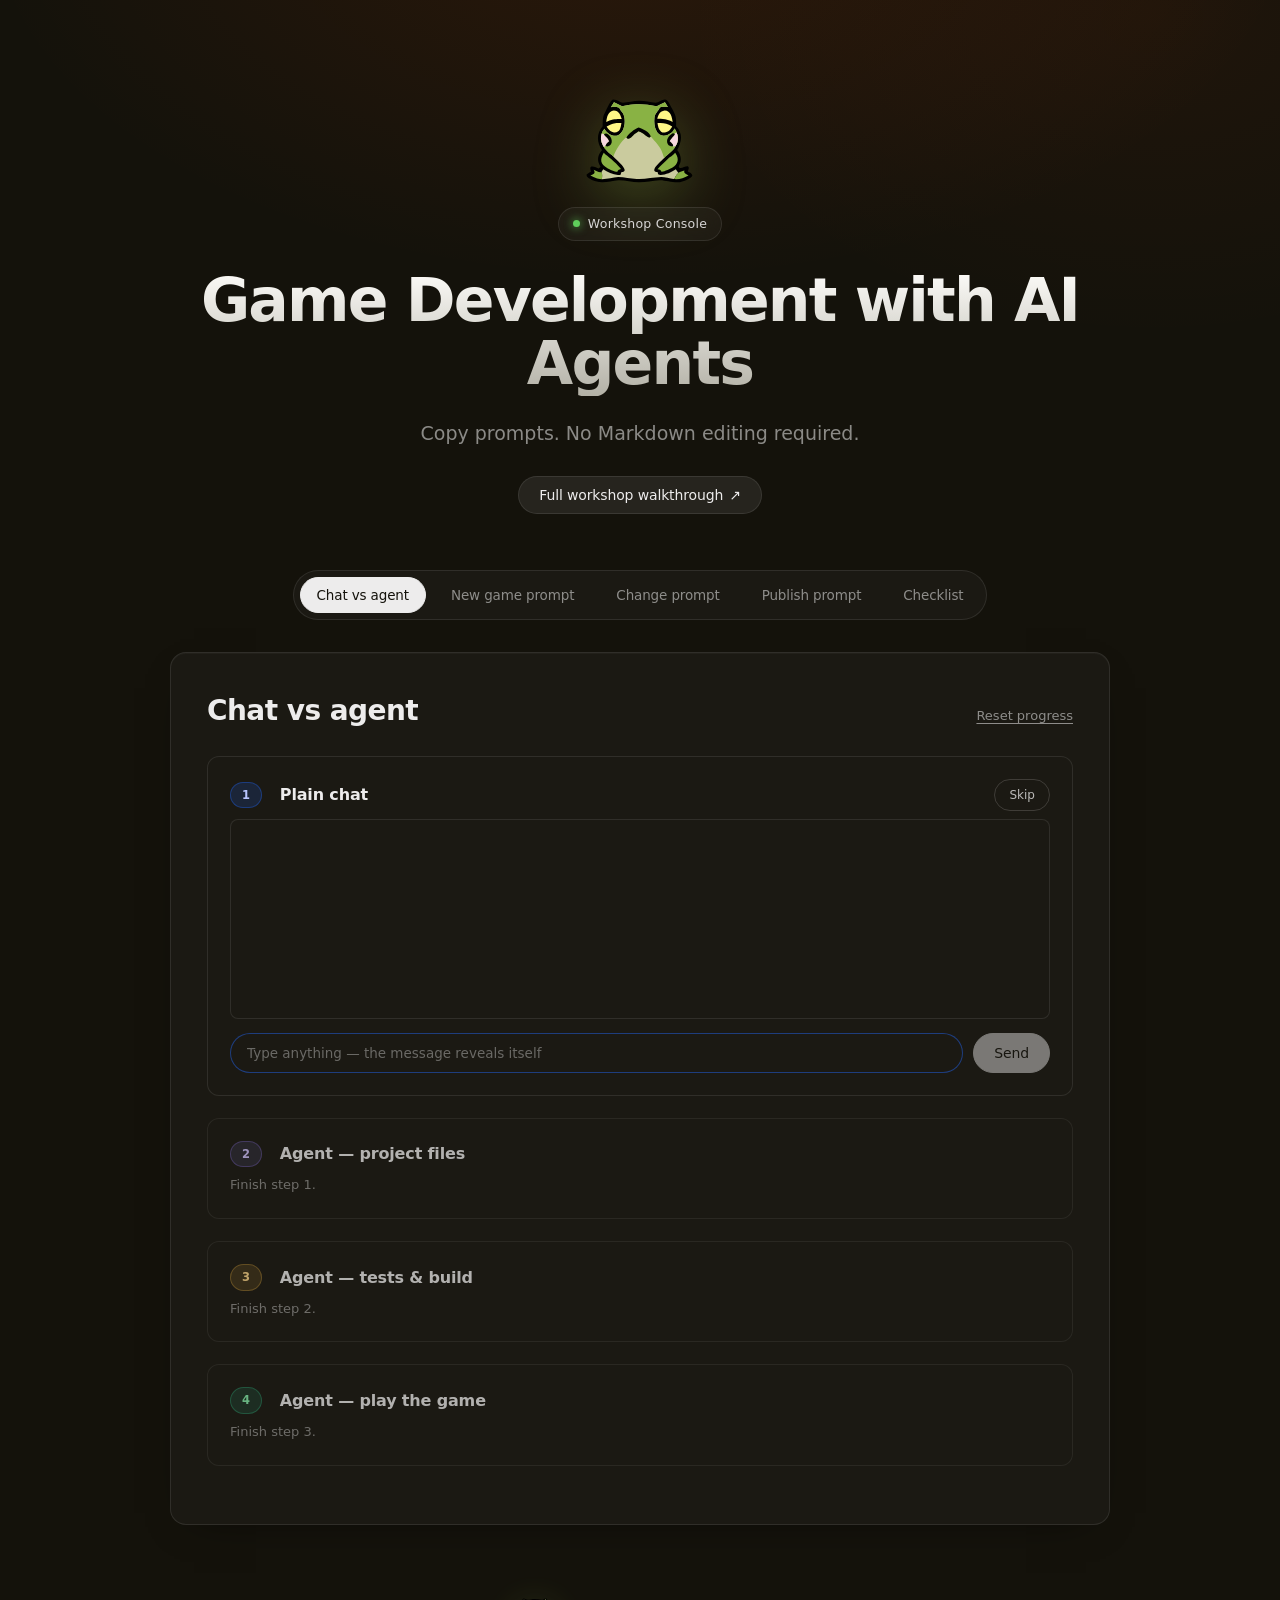
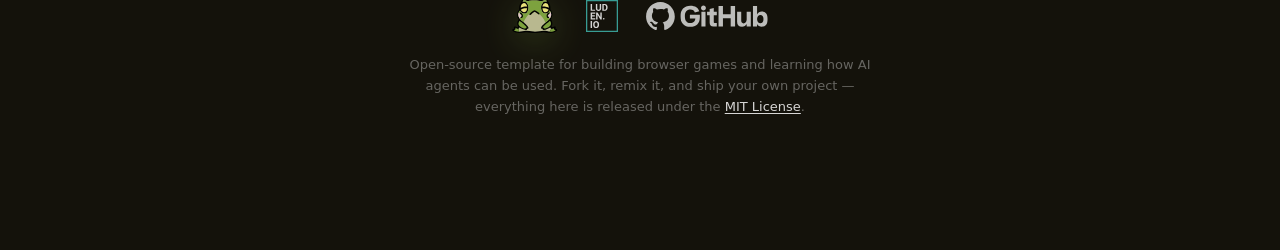
<file: docs/index.html>
<!DOCTYPE html>
<html lang="en">
<head>
    <meta charset="UTF-8">
    <meta name="viewport" content="width=device-width, initial-scale=1.0">

    <title>Workshop Console — Web Game Template</title>
    <meta name="description" content="Copy prompts and build playable web games with AI agents — no Markdown editing required. A hands-on workshop console: write your first prompt, change a game, and publish it online.">
    <meta name="author" content="ludenio">
    <meta name="keywords" content="AI agents, game development, web games, Cursor, workshop, prompts, vibe coding">
    <meta name="theme-color" content="#14120b">
    <meta name="color-scheme" content="dark">
    <link rel="canonical" href="https://ludenio.github.io/WebGameTemplateForAgents/">

    <!-- Icons -->
    <link rel="icon" href="favicon.svg" type="image/svg+xml">
    <link rel="icon" href="favicon-32.png" sizes="32x32" type="image/png">
    <link rel="icon" href="favicon-16.png" sizes="16x16" type="image/png">
    <link rel="apple-touch-icon" href="apple-touch-icon.png" sizes="180x180">
    <link rel="manifest" href="site.webmanifest">

    <!-- Open Graph (Facebook, LinkedIn, Slack, Telegram, …) -->
    <meta property="og:type" content="website">
    <meta property="og:site_name" content="Workshop Console">
    <meta property="og:title" content="Game Development with AI Agents">
    <meta property="og:description" content="Copy prompts and build playable web games with AI agents — no Markdown editing required.">
    <meta property="og:url" content="https://ludenio.github.io/WebGameTemplateForAgents/">
    <meta property="og:image" content="https://ludenio.github.io/WebGameTemplateForAgents/og-image.png">
    <meta property="og:image:width" content="1200">
    <meta property="og:image:height" content="630">
    <meta property="og:image:alt" content="Workshop Console — Game Development with AI Agents">
    <meta property="og:locale" content="en_US">

    <!-- Twitter / X -->
    <meta name="twitter:card" content="summary_large_image">
    <meta name="twitter:title" content="Game Development with AI Agents">
    <meta name="twitter:description" content="Copy prompts and build playable web games with AI agents — no Markdown editing required.">
    <meta name="twitter:image" content="https://ludenio.github.io/WebGameTemplateForAgents/og-image.png">
    <meta name="twitter:image:alt" content="Workshop Console — Game Development with AI Agents">

    <link rel="stylesheet" href="styles.css">
</head>
<body>
<div class="wrap">

    <header class="hero">
        <a class="hero-mascot-link" href="https://github.com/ludenio/WebGameTemplateForAgents/blob/main/AGENTS_WORKSHOP_GUIDE.md" target="_blank" rel="noopener noreferrer" aria-label="Full workshop walkthrough">
            <img class="hero-mascot" src="Nikol.ai.svg" alt="" width="100" height="84">
        </a>
        <span class="badge">Workshop Console</span>
        <h1>Game Development with AI Agents</h1>
        <p class="tagline">Copy prompts. No Markdown editing required.</p>
        <div class="hero-guide">
            <a class="btn secondary hero-guide-btn" href="https://github.com/ludenio/WebGameTemplateForAgents/blob/main/AGENTS_WORKSHOP_GUIDE.md" target="_blank" rel="noopener noreferrer">
                Full workshop walkthrough
                <span aria-hidden="true">↗</span>
            </a>
        </div>
    </header>

    <!-- Tab buttons -->
    <nav class="tabs" id="tabs">
        <button class="tab-btn active" data-tab="intro">Chat vs agent</button>
        <button class="tab-btn" data-tab="first">New game prompt</button>
        <button class="tab-btn" data-tab="next">Change prompt</button>
        <button class="tab-btn" data-tab="publish">Publish prompt</button>
        <button class="tab-btn" data-tab="steps">Checklist</button>
    </nav>

    <!-- ============ TAB: Agent vs chat (intro) ============ -->
    <section class="tab-section active panel intro-panel" data-tab="intro">
        <div class="intro-head">
            <h2 class="intro-title">Chat vs agent</h2>
            <button type="button" class="reset-link" id="reset-story">Reset progress</button>
        </div>

        <!-- Step 1: plain chat — cannot build the game -->
        <div class="demo-stage" data-story-step="1" id="story-step-1">
            <div class="demo-stage-head"><span class="demo-step-badge">1</span> Plain chat<button type="button" class="demo-skip chip" data-skip-step="1">Skip</button></div>
            <div class="demo-stage-body">
            <div class="demo-grid demo-grid-chat-only">
                <div class="demo-chat" id="ch-chat"></div>
            </div>
            <div class="demo-input-row">
                <input id="ch-input" type="text" placeholder="Type anything — the message reveals itself" autocomplete="off" spellcheck="false">
                <button class="btn" id="ch-send">Send</button>
            </div>
            <div class="demo-result" id="ch-result"></div>
            </div>
            <p class="demo-stage-lock-msg" id="story-lock-1" hidden></p>
        </div>

        <!-- Step 2: agent creates project files -->
        <div class="demo-stage demo-stage-locked" data-story-step="2" id="story-step-2">
            <div class="demo-stage-head"><span class="demo-step-badge alt">2</span> Agent — project files<button type="button" class="demo-skip chip" data-skip-step="2">Skip</button></div>
            <p class="demo-stage-lock-msg">Finish step 1.</p>
            <div class="demo-stage-body">
            <div class="demo-grid">
                <div class="demo-chat" id="ag-chat"></div>
                <div class="demo-file file-explorer file-manager" id="ag-fm">
                    <div class="fe-head">
                        <span class="fe-head-label">Project Files</span>
                        <span class="fe-root" title="Project root">WebGameTemplate</span>
                    </div>
                    <div class="fe-body">
                        <div class="fe-icon-grid" aria-label="Project files">
                            <p class="fe-empty-hint" id="ag-fm-empty">Files appear here as the agent works on your project.</p>
                            <ul class="fe-grid" id="ag-tree-list" role="list"></ul>
                        </div>
                        <div class="fe-preview" id="ag-open" hidden>
                            <div class="fe-preview-head" id="ag-tab"><span class="fe-icon fe-i-txt" aria-hidden="true"></span><span id="ag-tab-name"></span></div>
                            <pre class="demo-file-body" id="ag-file"></pre>
                        </div>
                    </div>
                </div>
            </div>
            <div class="demo-input-row">
                <input id="ag-input" type="text" placeholder="Type anything — the prompt reveals itself" autocomplete="off" spellcheck="false">
                <button class="btn" id="ag-send">Send</button>
            </div>
            <div class="demo-result" id="ag-result"></div>
            <p class="demo-stage-progress" id="ag-progress" aria-live="polite"></p>
            </div>
        </div>

        <!-- Step 3: agent writes tests, runs them, then builds -->
        <div class="demo-stage demo-stage-locked" data-story-step="3" id="story-step-3">
            <div class="demo-stage-head"><span class="demo-step-badge alt2">3</span> Agent — tests &amp; build<button type="button" class="demo-skip chip" data-skip-step="3">Skip</button></div>
            <p class="demo-stage-lock-msg">Finish step 2.</p>
            <div class="demo-stage-body">
            <div class="demo-grid">
                <div class="demo-chat" id="c-chat"></div>
                <div class="fake-terminal show" id="c-terminal">
                    <div class="ft-head">
                        <span class="ft-dots"><i></i><i></i><i></i></span>
                        <span class="ft-title">Terminal — zsh</span>
                    </div>
                    <pre class="ft-body" id="c-term-out" aria-live="polite"></pre>
                </div>
            </div>
            <div class="demo-input-row">
                <input id="c-input" type="text" placeholder="Type anything — the message reveals itself" autocomplete="off" spellcheck="false">
                <button class="btn" id="c-send">Send</button>
            </div>
            <div class="demo-result" id="c-result"></div>
            </div>
        </div>

        <!-- Step 4: playable build opens in the browser -->
        <div class="demo-stage demo-stage-locked" data-story-step="4" id="story-step-4">
            <div class="demo-stage-head"><span class="demo-step-badge alt3">4</span> Agent — play the game<button type="button" class="demo-skip chip" data-skip-step="4">Skip</button></div>
            <p class="demo-stage-lock-msg">Finish step 3.</p>
            <div class="demo-stage-body">
            <div class="demo-grid">
                <div class="demo-chat" id="p-chat"></div>
                <div class="fake-browser show game-preview" id="p-browser">
                    <div class="fb-bar">
                        <span class="fb-dots"><i></i><i></i><i></i></span>
                        <span class="fb-address">file:///…/index.html — Platform Hopper</span>
                        <span class="fb-reload">&#10227;</span>
                    </div>
                    <div class="fb-body gp-body">
                        <div class="gp-title">Platform Hopper</div>
                        <div class="gp-hud">Sparks <strong id="p-score">0</strong> / <span id="p-target">3</span></div>
                        <div class="gp-stage" id="p-stage">
                            <div class="gp-player" id="p-player" aria-hidden="true"></div>
                            <div class="gp-coin" id="p-coin-0" aria-hidden="true"></div>
                            <div class="gp-coin" id="p-coin-1" aria-hidden="true"></div>
                            <div class="gp-coin" id="p-coin-2" aria-hidden="true"></div>
                        </div>
                        <div class="gp-compare">
                            <div class="gp-row">
                                <span class="gp-label">Expected</span>
                                <span class="gp-value" id="p-expected">DESIGN.md: collect 3 sparks, reach the exit platform</span>
                            </div>
                            <div class="gp-row" id="p-actual-row">
                                <span class="gp-label">Actual</span>
                                <span class="gp-value" id="p-actual">Sparks = 0, exit not reached</span>
                                <span class="gp-match" id="p-match" hidden>&#10003; matches</span>
                            </div>
                        </div>
                    </div>
                </div>
            </div>
            <div class="demo-input-row">
                <input id="p-input" type="text" placeholder="Type anything — the message reveals itself" autocomplete="off" spellcheck="false">
                <button class="btn" id="p-send">Send</button>
            </div>
            <div class="demo-result" id="p-result"></div>
            </div>
        </div>

        <div class="tutorial-celebrate" id="tutorial-celebrate" hidden>
            <div class="tutorial-celebrate-confetti fireworks-host" id="tutorial-confetti" aria-hidden="true"></div>
            <div class="tutorial-celebrate-card">
                <div class="tutorial-celebrate-icon" aria-hidden="true"><img src="Nikol.ai.svg" alt=""><span class="tutorial-celebrate-check">&#10003;</span></div>
                <h3 class="tutorial-celebrate-title">Chat vs agent</h3>
                <p class="tutorial-celebrate-text">You now know how <strong>chats</strong> differ from <strong>agents</strong>. Let&rsquo;s use an agent to build our game.</p>
                <button type="button" class="btn" id="tutorial-continue-btn">Checklist</button>
            </div>
        </div>

    </section>

    <!-- ============ TAB: First game ============ -->
    <section class="tab-section panel" data-tab="first">
        <h2>New game prompt</h2>
        <p class="hint">Prompt builder — nothing happens until you copy the text and send it to your agent. Fill in as much as you like, or just write a free description.</p>

        <div class="field">
            <label>Quick start ideas (click to fill all fields)</label>
            <div class="chips" id="example-chips"></div>
        </div>

        <div class="grid-2">
            <div class="field">
                <label for="f-genre">Genre</label>
                <input id="f-genre" type="text" placeholder="e.g. top-down arcade">
            </div>
            <div class="field">
                <label for="f-action">Core action — what the player does</label>
                <input id="f-action" type="text" placeholder="e.g. move around and collect coins">
            </div>
            <div class="field">
                <label for="f-goal">Goal</label>
                <input id="f-goal" type="text" placeholder="e.g. reach 20 points">
            </div>
            <div class="field">
                <label for="f-style">Visual style</label>
                <input id="f-style" type="text" placeholder="e.g. bright, simple shapes">
            </div>
        </div>

        <div class="field">
            <label for="f-winlose">Win / lose conditions</label>
            <input id="f-winlose" type="text" placeholder="e.g. win at 20 coins, lose if the timer runs out">
        </div>

        <div class="field">
            <label for="f-idea">Your own description (optional, but recommended)</label>
            <textarea id="f-idea" placeholder="Describe your game in normal language. The more detail, the better the design."></textarea>
        </div>

        <div class="preview-head">
            <h3>Prompt preview (updates as you type)</h3>
            <button class="btn" id="copy-first">Copy prompt</button>
        </div>
        <pre class="preview" id="preview-first"></pre>

        <div class="note">After you paste this, the agent will ask you to approve its plan. When you are happy, reply with an approval phrase from the <strong>Checklist</strong> section.</div>
    </section>

    <!-- ============ TAB: Next iteration ============ -->
    <section class="tab-section panel" data-tab="next">
        <h2>Change prompt</h2>
        <p class="hint">Prompt builder for updates — copy the result and send it to your agent. Use this after your first game already works. Describe one change: a new feature, a balance tweak, or something to remove.</p>

        <div class="field">
            <label>Quick change ideas (click to fill the request)</label>
            <div class="chips" id="change-chips"></div>
        </div>

        <div class="field">
            <label for="n-change">What do you want to change?</label>
            <textarea id="n-change" placeholder="e.g. Add a shop where the player can spend collected progress on upgrades."></textarea>
        </div>

        <div class="preview-head">
            <h3>Prompt preview</h3>
            <button class="btn" id="copy-next">Copy prompt</button>
        </div>
        <pre class="preview" id="preview-next"></pre>
    </section>

    <!-- ============ TAB: Publish ============ -->
    <section class="tab-section panel" data-tab="publish">
        <h2>Publish prompt</h2>
        <p class="hint">Prompt builder for publishing — copy the result and send it to your agent. It asks the agent to put your game on the web with Surge. Fill in your details below.</p>

        <div class="grid-2">
            <div class="field">
                <label for="p-email">Your email (for Surge)</label>
                <input id="p-email" type="text" placeholder="you@example.com">
            </div>
            <div class="field">
                <label for="p-name">Site address</label>
                <div class="domain-row">
                    <div class="domain-input">
                        <input id="p-name" type="text" placeholder="my-game-name" autocomplete="off" spellcheck="false">
                        <span class="domain-suffix" aria-hidden="true">.surge.sh</span>
                    </div>
                    <button class="btn secondary" id="check-name" type="button">Check</button>
                </div>
                <div class="domain-status" id="p-name-status" role="status" aria-live="polite"></div>
            </div>
        </div>

        <div class="field">
            <label for="p-pass">Surge password (optional)</label>
            <input id="p-pass" type="text" placeholder="a new password made up just for Surge">
        </div>

        <div class="preview-head">
            <h3>Prompt preview</h3>
            <button class="btn" id="copy-publish">Copy prompt</button>
        </div>
        <pre class="preview" id="preview-publish"></pre>

        <div class="note">The <code>.surge.sh</code> ending is fixed — you only choose the name in front of it. As you type, the address is checked live so you can see whether it is free. One password rule: <strong>make up a new password just for Surge — never reuse one from another account.</strong> Leave the field blank to type it yourself when Surge asks (recommended), or fill it in to let the agent log in without stopping. Either way it is never saved into project files.</div>
    </section>

    <!-- ============ TAB: Checklist ============ -->
    <section class="tab-section panel" data-tab="steps">
        <div class="panel-head">
            <h2>Checklist</h2>
            <button class="reset-link" id="reset-checklist">Reset progress</button>
        </div>
        <p class="hint">Check off what you&rsquo;ve done. Progress is saved in this browser. Come back here at the end of the workshop.</p>

        <div class="progress"><span id="progress-bar"></span></div>
        <ul class="checklist" id="checklist"></ul>

        <div class="tutorial-celebrate" id="steps-celebrate" hidden>
            <div class="tutorial-celebrate-confetti fireworks-host" id="steps-confetti" aria-hidden="true"></div>
            <div class="tutorial-celebrate-card">
                <div class="tutorial-celebrate-icon" aria-hidden="true"><img src="Nikol.ai.svg" alt=""><span class="tutorial-celebrate-check">&#10003;</span></div>
                <h3 class="tutorial-celebrate-title">Workshop complete</h3>
                <p class="tutorial-celebrate-text tutorial-celebrate-text--success">Congratulations &mdash; you finished the workshop. You now know how to create things with agents. Go build whatever you want.</p>
            </div>
        </div>
    </section>

    <footer class="site">
        <div class="footer-logos">
            <a class="footer-mascot-link" href="https://github.com/ludenio/WebGameTemplateForAgents/blob/main/AGENTS_WORKSHOP_GUIDE.md" target="_blank" rel="noopener noreferrer" aria-label="Full workshop walkthrough">
                <img class="footer-mascot" src="Nikol.ai.svg" alt="" width="100" height="84">
            </a>
            <a class="footer-luden-link" href="https://luden.io/" target="_blank" rel="noopener noreferrer" aria-label="Luden.io">
                <img class="footer-luden-logo" src="Luden.io logo white.svg" alt="Luden.io" width="120" height="32">
            </a>
            <a class="footer-github-link" href="https://github.com/ludenio/WebGameTemplateForAgents" target="_blank" rel="noopener noreferrer" aria-label="GitHub repository">
                <img class="footer-github-logo" src="GitHub_Lockup_White.svg" alt="GitHub" width="120" height="27">
            </a>
        </div>
        <p class="footer-note">Open-source template for building browser games and learning how AI agents can be used. Fork it, remix it, and ship your own project &mdash; everything here is released under the <a href="https://github.com/ludenio/WebGameTemplateForAgents/blob/main/LICENSE" target="_blank" rel="noopener noreferrer">MIT License</a>.</p>
    </footer>

</div>

<!-- Scripts in dependency order. No ES modules, no build step. -->
<script src="prompts.js"></script>
<script src="console.js"></script>
</body>
</html>
</file>
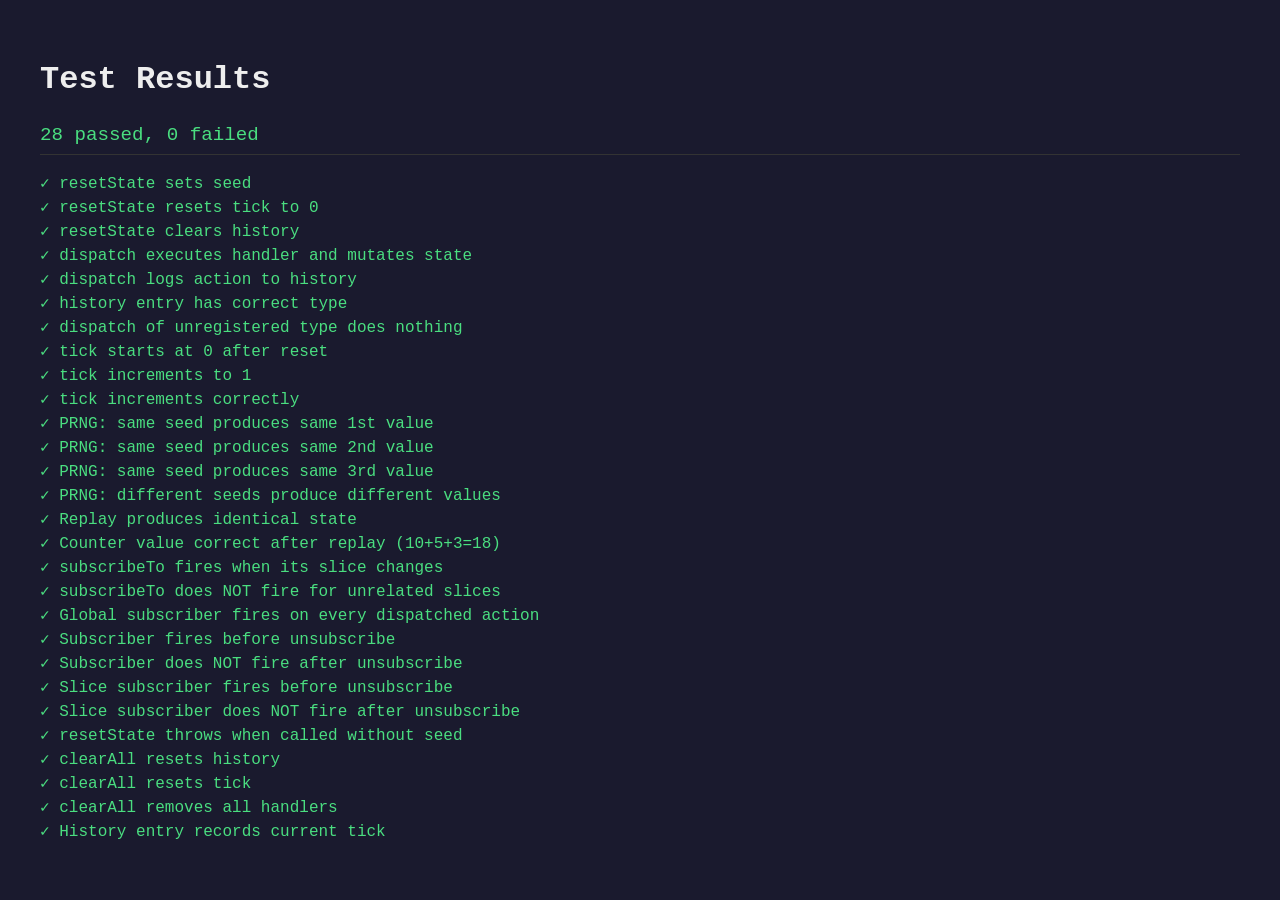
<file: tests/index.html>
<!DOCTYPE html>
<html lang="en">
<head>
    <meta charset="UTF-8">
    <meta name="viewport" content="width=device-width, initial-scale=1.0">
    <title>Tests</title>
    <style>
        body {
            font-family: 'Courier New', monospace;
            padding: 2rem;
            background: #1a1a2e;
            color: #ccc;
        }
        h1 { margin-bottom: 1rem; color: #eee; }
        .pass { color: #4ade80; }
        .fail { color: #f87171; font-weight: bold; }
        .summary {
            font-size: 1.2em;
            margin-bottom: 1rem;
            padding: 0.5rem 0;
            border-bottom: 1px solid #333;
        }
        div { padding: 2px 0; }
    </style>
</head>
<body>

    <h1>Test Results</h1>
    <div id="results">Running...</div>

    <!-- Source files under test -->
    <script src="../src/store/store.js"></script>

    <!-- Test framework -->
    <script src="helpers.js"></script>

    <!-- Test suites — add new test files here -->
    <script src="test-store.js"></script>

    <!-- Print results -->
    <script>TestRunner.printResults()</script>

</body>
</html>
</file>
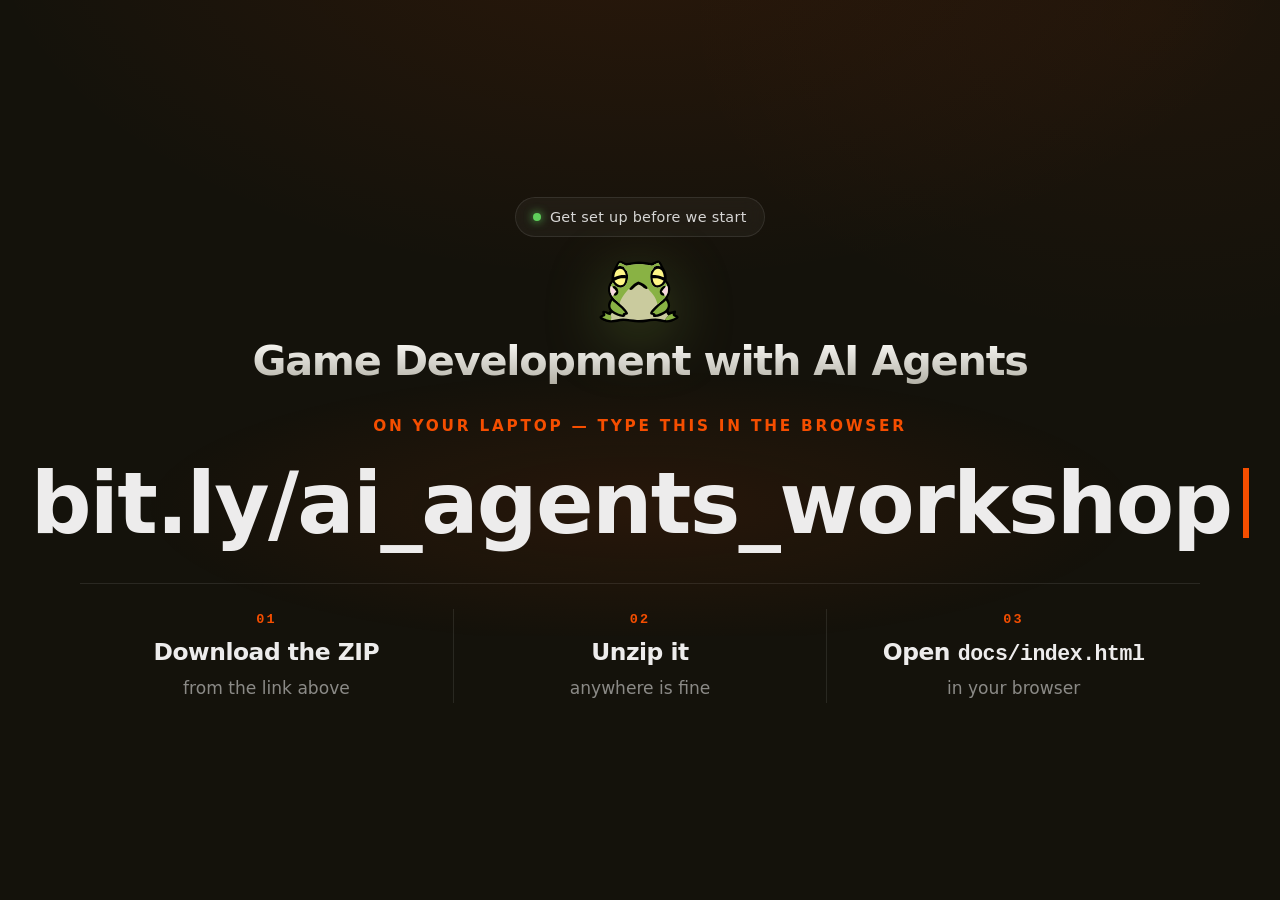
<file: docs/kickoff.html>
<!DOCTYPE html>
<html lang="en" class="kickoff-page">
<head>
    <meta charset="UTF-8">
    <meta name="viewport" content="width=device-width, initial-scale=1.0">

    <title>Workshop Kickoff — Download and Unzip</title>
    <meta name="description" content="On your laptop: download the workshop ZIP, extract it, and open docs/index.html.">
    <meta name="author" content="ludenio">
    <meta name="theme-color" content="#14120b">
    <meta name="color-scheme" content="dark">

    <link rel="icon" href="favicon.svg" type="image/svg+xml">
    <link rel="icon" href="favicon-32.png" sizes="32x32" type="image/png">
    <link rel="icon" href="favicon-16.png" sizes="16x16" type="image/png">
    <link rel="apple-touch-icon" href="apple-touch-icon.png" sizes="180x180">
    <link rel="manifest" href="site.webmanifest">

    <link rel="stylesheet" href="styles.css">
</head>
<body class="kickoff-body">
<div class="wrap kickoff-wrap">

    <main class="kickoff-main">
        <header class="kickoff-hero">
            <p class="kickoff-badge">Get set up before we start</p>
            <img class="kickoff-mascot" src="Nikol.ai.svg" alt="" width="100" height="84">
            <h1 class="kickoff-title">Game Development with AI Agents</h1>
        </header>

        <section class="kickoff-panel" aria-label="Workshop setup">
            <p class="kickoff-cue">On your laptop — type this in the browser</p>
            <a class="kickoff-url" href="https://bit.ly/ai_agents_workshop" target="_blank" rel="noopener noreferrer">bit.ly/ai_agents_workshop</a>
        </section>

        <ol class="kickoff-steps" aria-label="Setup steps">
            <li>
                <span class="kickoff-step-num">01</span>
                <strong>Download the ZIP</strong>
                <span class="kickoff-step-sub">from the link above</span>
            </li>
            <li>
                <span class="kickoff-step-num">02</span>
                <strong>Unzip it</strong>
                <span class="kickoff-step-sub">anywhere is fine</span>
            </li>
            <li>
                <span class="kickoff-step-num">03</span>
                <strong>Open <code>docs/index.html</code></strong>
                <span class="kickoff-step-sub">in your browser</span>
            </li>
        </ol>
    </main>

</div>
<script>
;(function () {
    'use strict'

    function fitKickoffUrl() {
        var url = document.querySelector('.kickoff-url')
        var wrap = document.querySelector('.kickoff-wrap')
        if (!url || !wrap) return

        var maxW = wrap.clientWidth
        if (maxW <= 0) return

        var maxH = Math.floor(window.innerHeight * 0.14)
        var lo = 12
        var hi = Math.min(300, maxH)
        var best = lo

        while (lo <= hi) {
            var mid = (lo + hi) >> 1
            url.style.fontSize = mid + 'px'
            if (url.scrollWidth <= maxW) {
                best = mid
                lo = mid + 1
            } else {
                hi = mid - 1
            }
        }

        url.style.fontSize = best + 'px'
    }

    function init() {
        fitKickoffUrl()
        window.addEventListener('resize', fitKickoffUrl)

        var wrap = document.querySelector('.kickoff-wrap')
        if (window.ResizeObserver && wrap) {
            new ResizeObserver(fitKickoffUrl).observe(wrap)
        }

        if (document.fonts && document.fonts.ready) {
            document.fonts.ready.then(fitKickoffUrl)
        }
    }

    if (document.readyState === 'loading') {
        document.addEventListener('DOMContentLoaded', init)
    } else {
        init()
    }
})()
</script>
</body>
</html>
</file>
<file: docs/styles.css>
/* docs/styles.css — Workshop Console, styled after cursor.com (warm dark theme).
   Plain CSS, no build step, no external fonts. Works via file:/// and GitHub Pages.
   Palette mirrors cursor.com's dark theme: a warm near-black canvas (#14120b),
   warm off-white text (#edecec), the Cursor brand orange (#f54e00) for primary
   actions, a Cursor blue (#2268ff) for informational accents, hairline borders
   derived from the foreground, modest 8–16px radii and gentle transitions. */

:root {
    /* Warm dark surfaces (cursor.com dark theme) */
    --bg:        #14120b;
    --bg-soft:   #1b1913;
    --panel:     #1b1913;
    --panel-2:   #201e18;
    --elevated:  #252219;
    /* Borders = foreground (#edecec) over transparent */
    --border:        rgba(237, 236, 236, 0.10);
    --border-strong: rgba(237, 236, 236, 0.20);
    /* Text tiers */
    --text:      #edecec;
    --text-2:    #d7d6d5;
    --muted:     rgba(237, 236, 236, 0.55);
    --faint:     rgba(237, 236, 236, 0.38);
    /* Primary action = foreground color (cursor.com button-bg = fg), dark ink */
    --accent:       #edecec;
    --accent-ink:   #14120b;
    --accent-hover: #d7d6d5;   /* fg-02 — cursor button hover */
    --card-03:      #26241e;   /* cursor secondary button surface */
    --card-03-hover:#2e2c25;
    /* Cursor brand orange — sparing highlight accent only */
    --brand:     #f54e00;
    /* Cursor blue for informational accents + cursor lavender */
    --blue:      #2268ff;
    --violet:    #8c89e7;
    --green:     #5fcf5b;
    --amber:     #d3c680;
    --danger:    #e5484d;
    --radius:    12px;
    --radius-sm: 8px;
    --radius-lg: 16px;
    --shadow:    0 1px 0 rgba(255,255,255,0.03) inset, 0 12px 40px -24px rgba(0,0,0,0.7);
    --font:      "Inter", system-ui, -apple-system, "Segoe UI", Roboto, "Helvetica Neue", Arial, sans-serif;
    --mono:      "Berkeley Mono", "SF Mono", "JetBrains Mono", Menlo, Consolas, "Liberation Mono", monospace;
    /* Cursor motion tokens */
    --dur:       0.14s;
    --dur-slow:  0.25s;
    --ease:      cubic-bezier(0, 0, 0.2, 1);
}

/* Cursor-style focus: a crisp foreground outline, never a soft glow. */
:focus-visible {
    outline: 2px solid var(--text);
    outline-offset: 3px;
}
.btn:focus-visible,
.tab-btn:focus-visible,
.mode-btn:focus-visible,
.chip:focus-visible,
.quick-card:focus-visible,
.reset-link:focus-visible { outline: 2px solid var(--text); outline-offset: 3px; }

* { margin: 0; padding: 0; box-sizing: border-box; }

html { scroll-behavior: smooth; }

body {
    background-color: var(--bg);
    background-image:
        radial-gradient(1100px 620px at 50% -10%, rgba(245, 78, 0, 0.10) 0%, transparent 60%),
        radial-gradient(760px 520px at 90% 2%, rgba(245, 78, 0, 0.05) 0%, transparent 62%);
    background-attachment: fixed;
    color: var(--text);
    font-family: var(--font);
    line-height: 1.6;
    min-height: 100vh;
    padding: 0 20px 96px;
    -webkit-font-smoothing: antialiased;
    text-rendering: optimizeLegibility;
}

.wrap { max-width: 940px; margin: 0 auto; position: relative; z-index: 1; }

/* Hero ----------------------------------------------------------------- */
header.hero {
    padding: 96px 0 48px;
    text-align: center;
}

header.hero .badge {
    display: inline-flex;
    align-items: center;
    gap: 8px;
    font-size: 12.5px;
    letter-spacing: 0.02em;
    color: var(--text-2);
    background: rgba(255, 255, 255, 0.04);
    border: 1px solid var(--border);
    border-radius: 999px;
    padding: 6px 14px;
    margin-bottom: 28px;
    font-weight: 500;
    backdrop-filter: blur(8px);
}

header.hero .badge::before {
    content: "";
    width: 7px;
    height: 7px;
    border-radius: 50%;
    background: var(--green);
    box-shadow: 0 0 10px var(--green);
}

header.hero .hero-mascot-link {
    display: block;
    width: fit-content;
    margin: 0 auto 20px;
    cursor: pointer;
    transition: transform 0.25s ease;
}

header.hero .hero-mascot-link:hover {
    transform: translateY(-3px) rotate(3deg);
}

header.hero .hero-mascot {
    display: block;
    width: clamp(76px, 12vw, 108px);
    height: auto;
    filter: drop-shadow(0 14px 30px rgba(137, 178, 68, 0.34));
    animation: mascot-float 4.5s ease-in-out infinite;
}
@keyframes mascot-float {
    0%, 100% { transform: translateY(0) rotate(-1.5deg); }
    50%      { transform: translateY(-9px) rotate(1.5deg); }
}
@media (prefers-reduced-motion: reduce) {
    header.hero .hero-mascot { animation: none; }
    header.hero .hero-mascot-link:hover { transform: none; }
}

header.hero h1 {
    font-size: clamp(34px, 5.4vw, 60px);
    line-height: 1.06;
    letter-spacing: -0.03em;
    margin-bottom: 22px;
    font-weight: 600;
    background: linear-gradient(180deg, #fdfcf9 0%, #b3b1a6 100%);
    -webkit-background-clip: text;
    background-clip: text;
    color: transparent;
}

header.hero p.tagline {
    color: var(--muted);
    font-size: clamp(16px, 2vw, 19px);
    max-width: 620px;
    margin: 0 auto;
    font-weight: 400;
}

.hero-guide {
    margin-top: 28px;
}

.hero-guide-btn {
    display: inline-flex;
    align-items: center;
    gap: 6px;
    text-decoration: none;
}

/* Tabs ----------------------------------------------------------------- */
.tabs {
    display: flex;
    flex-wrap: wrap;
    gap: 8px;
    justify-content: center;
    margin: 8px auto 32px;
    padding: 6px;
    background: var(--panel);
    border: 1px solid var(--border);
    border-radius: 999px;
    width: fit-content;
    max-width: 100%;
}

.tab-btn {
    background: transparent;
    color: var(--muted);
    border: 1px solid transparent;
    border-radius: 999px;
    padding: 9px 16px;
    font-family: inherit;
    font-size: 13.5px;
    font-weight: 500;
    letter-spacing: -0.01em;
    cursor: pointer;
    transition: color var(--dur) var(--ease), background var(--dur) var(--ease), border-color var(--dur) var(--ease);
    white-space: nowrap;
}

.tab-btn:hover { color: var(--text); background: rgba(237, 236, 236, 0.06); }
.tab-btn.active {
    background: var(--accent);
    color: var(--accent-ink);
    border-color: var(--accent);
}

/* Panels --------------------------------------------------------------- */
.panel {
    background: linear-gradient(180deg, var(--panel) 0%, var(--bg-soft) 100%);
    border: 1px solid var(--border);
    border-radius: var(--radius-lg);
    box-shadow: var(--shadow);
    padding: 36px;
    margin-bottom: 24px;
}

.panel h2 {
    font-size: clamp(22px, 3vw, 28px);
    margin-bottom: 10px;
    letter-spacing: -0.02em;
    font-weight: 600;
    color: var(--text);
}
.panel .hint { color: var(--muted); margin-bottom: 26px; font-size: 15px; max-width: 70ch; }

.tab-section { display: none; }
.tab-section.active { display: block; animation: fade-in 0.35s ease; }

@keyframes fade-in {
    from { opacity: 0; transform: translateY(6px); }
    to   { opacity: 1; transform: translateY(0); }
}

/* Forms ---------------------------------------------------------------- */
.field { margin-bottom: 20px; }
.field label {
    display: block;
    font-size: 13px;
    letter-spacing: -0.01em;
    color: var(--text-2);
    margin-bottom: 9px;
    font-weight: 500;
}
.field input,
.field textarea {
    width: 100%;
    background: var(--bg-soft);
    border: 1px solid var(--border);
    border-radius: var(--radius-sm);
    color: var(--text);
    padding: 12px 14px;
    font-size: 14.5px;
    font-family: inherit;
    resize: vertical;
    transition: border-color var(--dur) var(--ease), background var(--dur) var(--ease);
}
.field input::placeholder,
.field textarea::placeholder { color: var(--faint); }
.field input:focus,
.field textarea:focus {
    outline: none;
    border-color: var(--text);
    background: var(--panel);
}
.field textarea { min-height: 110px; line-height: 1.6; }

.grid-2 {
    display: grid;
    grid-template-columns: 1fr 1fr;
    gap: 18px;
}
@media (max-width: 560px) { .grid-2 { grid-template-columns: 1fr; } }

/* Site address: editable name + locked .surge.sh suffix + live availability */
.domain-row {
    display: flex;
    gap: 10px;
    align-items: stretch;
}
.domain-row .domain-input { flex: 1; min-width: 0; }
.domain-row #check-name {
    flex-shrink: 0;
    white-space: nowrap;
    padding-top: 0;
    padding-bottom: 0;
}

.domain-status {
    display: none;
    margin-top: 10px;
    padding: 9px 13px;
    border: 1px solid var(--border);
    border-radius: var(--radius-sm);
    font-size: 13px;
    line-height: 1.5;
    word-break: break-word;
}
.domain-status.show { display: block; }
.domain-status.checking {
    color: var(--text-2);
    border-color: var(--border-strong);
    background: rgba(255, 255, 255, 0.03);
}
.domain-status.free {
    color: #d6ffe4;
    border-color: rgba(74, 222, 128, 0.4);
    background: rgba(74, 222, 128, 0.08);
}
.domain-status.taken {
    color: #ffc9c9;
    border-color: rgba(255, 107, 107, 0.4);
    background: rgba(255, 107, 107, 0.08);
}
.domain-status.invalid,
.domain-status.error {
    color: #ffd98c;
    border-color: rgba(245, 185, 69, 0.4);
    background: rgba(245, 185, 69, 0.08);
}

.domain-input {
    display: flex;
    align-items: stretch;
    border: 1px solid var(--border);
    border-radius: var(--radius-sm);
    background: var(--bg-soft);
    overflow: hidden;
    transition: border-color var(--dur) var(--ease);
}
.domain-input:focus-within {
    border-color: var(--text);
}
.domain-input input {
    border: none;
    background: transparent;
    box-shadow: none;
    border-radius: 0;
    flex: 1;
    min-width: 0;
}
.domain-input input:focus { box-shadow: none; background: transparent; }
.domain-suffix {
    display: flex;
    align-items: center;
    padding: 0 14px;
    background: var(--panel-2);
    border-left: 1px solid var(--border);
    color: var(--muted);
    font-size: 14px;
    font-weight: 500;
    white-space: nowrap;
    user-select: none;
}

/* Chips ---------------------------------------------------------------- */
.chips { display: flex; flex-wrap: wrap; gap: 8px; margin-bottom: 8px; }
.chip {
    background: transparent;
    border: 1px solid var(--border-strong);
    border-radius: 999px;
    color: var(--text-2);
    padding: 8px 14px;
    font-family: inherit;
    font-size: 13px;
    cursor: pointer;
    transition: color var(--dur) var(--ease), border-color var(--dur) var(--ease), background var(--dur) var(--ease);
}
.chip:hover { border-color: var(--text); color: var(--text); background: rgba(237, 236, 236, 0.06); }
.chip.active {
    border-color: var(--text);
    color: var(--text);
    background: rgba(237, 236, 236, 0.1);
}
.chip-reset {
    border-style: dashed;
    color: var(--muted);
}
.chip-reset:hover,
.chip-reset.active {
    color: var(--text);
}

/* Preview / output ----------------------------------------------------- */
.preview-head {
    display: flex;
    align-items: center;
    justify-content: space-between;
    gap: 12px;
    margin: 28px 0 12px;
}
.preview-head h3 {
    font-size: 15px;
    color: var(--text);
    font-weight: 600;
    letter-spacing: -0.01em;
}

pre.preview {
    background: var(--bg);
    border: 1px solid var(--border);
    border-radius: var(--radius);
    padding: 18px;
    font-family: var(--mono);
    font-size: 13px;
    line-height: 1.65;
    white-space: pre-wrap;
    word-break: break-word;
    max-height: 380px;
    overflow-y: auto;
    color: var(--text-2);
}

/* Buttons -------------------------------------------------------------- */
.btn {
    background: var(--accent);
    color: var(--accent-ink);
    border: 1px solid var(--accent);
    border-radius: 999px;
    padding: 11px 20px;
    font-family: inherit;
    font-size: 14px;
    font-weight: 500;
    line-height: 1;
    letter-spacing: -0.01em;
    cursor: pointer;
    transition: background var(--dur) var(--ease), border-color var(--dur) var(--ease), color var(--dur) var(--ease);
}
.btn:hover { background: var(--accent-hover); border-color: var(--accent-hover); }
.btn:active { background: var(--accent); border-color: var(--accent); }
.btn.secondary {
    background: var(--card-03);
    color: var(--text);
    border-color: var(--border);
}
.btn.secondary:hover { background: var(--card-03-hover); border-color: var(--border-strong); }
.btn.copied { background: var(--green); color: #06210f; border-color: var(--green); }

.btn-row { display: flex; flex-wrap: wrap; gap: 12px; margin-top: 16px; }

/* Agent-vs-chat demo --------------------------------------------------- */
.demo-stage {
    background: var(--bg-soft);
    border: 1px solid var(--border);
    border-radius: var(--radius);
    padding: 22px;
    margin: 22px 0;
    transition: border-color 0.25s ease, opacity 0.25s ease;
}
.demo-stage-locked {
    opacity: 0.72;
    border-color: var(--border);
}
.demo-stage-locked .demo-stage-body {
    display: none;
}
.demo-stage-locked .demo-stage-lock-msg {
    display: block;
    margin: 8px 0 0;
    font-size: 13px;
    color: var(--muted);
}
.demo-stage-lock-msg {
    display: none;
    margin: 0;
}
.demo-stage-done {
    border-color: rgba(74, 222, 128, 0.35);
}
.demo-stage-done .demo-stage-head::after {
    content: ' ✓';
    color: var(--green);
    font-weight: 700;
}
.demo-stage-done .demo-input-row,
.demo-stage-done .demo-actions {
    pointer-events: none;
    opacity: 0.55;
}
.demo-stage-progress {
    margin: 10px 0 0;
    font-size: 12.5px;
    color: var(--muted);
}
.demo-stage-progress strong { color: var(--text-2); font-weight: 600; }
.demo-stage-head {
    font-size: 16px;
    font-weight: 600;
    letter-spacing: -0.01em;
    color: var(--text);
    margin-bottom: 8px;
    display: flex;
    align-items: center;
    flex-wrap: wrap;
    gap: 8px;
}
.demo-stage-head .demo-skip {
    margin-left: auto;
    font-size: 12px;
    font-weight: 500;
    opacity: 0.85;
}
.demo-stage-locked .demo-skip,
.demo-stage-done .demo-skip {
    display: none;
}
.demo-step-badge {
    display: inline-flex;
    align-items: center;
    background: rgba(34, 104, 255, 0.16);
    color: #b9c5ff;
    border: 1px solid rgba(34, 104, 255, 0.35);
    border-radius: 999px;
    padding: 3px 11px;
    font-size: 11.5px;
    font-weight: 600;
    margin-right: 10px;
}
.demo-step-badge.alt  { background: rgba(140, 137, 231, 0.16); color: #d2c4ff; border-color: rgba(154,123,255,0.35); }
.demo-step-badge.alt2 { background: rgba(245, 185, 69, 0.16);  color: #ffd98c; border-color: rgba(245,185,69,0.35); }
.demo-step-badge.alt3 { background: rgba(52, 211, 153, 0.16);  color: #86efac; border-color: rgba(52,211,153,0.35); }
.demo-story-lead {
    color: var(--muted);
    font-size: 13.5px;
    line-height: 1.5;
    margin: -4px 0 14px;
}
.demo-story-lead strong { color: var(--text-2); font-weight: 600; }
.demo-note { color: var(--muted); font-size: 13.5px; margin-bottom: 16px; }

/* Chat / Agent mode toggle (Scene 1) ------------------------------------ */
.mode-toggle {
    display: inline-flex;
    gap: 4px;
    padding: 4px;
    background: rgba(255, 255, 255, 0.04);
    border: 1px solid var(--border);
    border-radius: 999px;
    margin-bottom: 16px;
}
.mode-btn {
    background: transparent;
    color: var(--muted);
    border: none;
    border-radius: 999px;
    padding: 7px 18px;
    font-family: inherit;
    font-size: 13px;
    font-weight: 600;
    letter-spacing: -0.01em;
    cursor: pointer;
    transition: color 0.2s ease, background 0.2s ease;
}
.mode-btn:hover { color: var(--text); }
.mode-btn.active {
    background: var(--accent);
    color: var(--accent-ink);
}

.demo-grid {
    display: grid;
    grid-template-columns: 1fr 1fr;
    gap: 16px;
}
.demo-grid-chat-only {
    grid-template-columns: 1fr;
}
.demo-grid-chat-only .demo-chat {
    min-height: 200px;
}
@media (max-width: 600px) { .demo-grid { grid-template-columns: 1fr; } }

.demo-chat {
    background: var(--panel);
    border: 1px solid var(--border);
    border-radius: var(--radius-sm);
    padding: 12px;
    min-height: 160px;
    max-height: 240px;
    overflow-y: auto;
    display: flex;
    flex-direction: column;
    gap: 9px;
}

.bubble {
    border: 1px solid var(--border);
    border-radius: 12px;
    padding: 8px 12px;
    font-size: 13px;
    line-height: 1.5;
    white-space: pre-wrap;
    max-width: 92%;
}
.bubble.user { align-self: flex-end; background: var(--accent); color: var(--accent-ink); border-color: transparent; }
.bubble.ai   { align-self: flex-start; background: var(--elevated); color: var(--text); }
.bubble.tool {
    align-self: flex-start;
    background: rgba(34, 104, 255, 0.08);
    border: 1px solid rgba(34, 104, 255, 0.3);
    color: #b9c5ff;
    font-family: var(--mono);
    font-size: 11.5px;
}
.bubble.is-typing::after {
    content: '▋';
    display: inline-block;
    margin-left: 1px;
    color: inherit;
    opacity: 0.85;
    animation: bubble-caret 0.75s step-end infinite;
    vertical-align: baseline;
}
@keyframes bubble-caret {
    50% { opacity: 0; }
}

.demo-file {
    background: var(--panel);
    border: 1px solid var(--border);
    border-radius: var(--radius-sm);
    display: flex;
    flex-direction: column;
    min-height: 160px;
    max-height: 280px;
    overflow: hidden;
}
.demo-file-head {
    background: var(--panel-2);
    border-bottom: 1px solid var(--border);
    padding: 9px 12px;
    font-size: 12.5px;
    color: var(--text-2);
    font-weight: 500;
    display: flex;
    align-items: center;
    gap: 9px;
    font-family: var(--mono);
}
.demo-dot {
    width: 9px; height: 9px;
    border-radius: 50%;
    background: var(--amber);
    display: inline-block;
}
.demo-file-body {
    margin: 0;
    padding: 10px 12px;
    font-family: var(--mono);
    font-size: 12.5px;
    line-height: 1.55;
    color: var(--text-2);
    white-space: pre-wrap;
    word-break: break-word;
    flex: 1;
    min-height: 0;
    overflow-y: auto;
    -webkit-overflow-scrolling: touch;
}
.file-line { display: inline; }
.file-line.added {
    background: rgba(74, 222, 128, 0.18);
    color: #d6ffe4;
    border-radius: 4px;
    animation: flash-line 1.2s ease;
}
@keyframes flash-line {
    0%   { background: rgba(74, 222, 128, 0.45); }
    100% { background: rgba(74, 222, 128, 0.18); }
}

/* Intro tab — less copy */
.intro-panel {
    position: relative;
}
.intro-head,
.panel-head {
    display: flex;
    flex-wrap: wrap;
    align-items: baseline;
    justify-content: space-between;
    gap: 10px 16px;
    margin-bottom: 10px;
}
.intro-panel .intro-title { margin: 0; }
.intro-head .reset-link,
.panel-head .reset-link { flex-shrink: 0; }
.panel-head h2 { margin: 0; }

/* Tutorial complete — confetti + summary */
.tutorial-celebrate {
    position: relative;
    margin: 28px 0 8px;
    padding: 28px 20px 24px;
    border-radius: var(--radius);
    border: 1px solid rgba(74, 222, 128, 0.45);
    background: linear-gradient(165deg, rgba(74, 222, 128, 0.14) 0%, rgba(34, 104, 255, 0.1) 55%, var(--bg-soft) 100%);
    box-shadow: 0 20px 50px -24px rgba(74, 222, 128, 0.55);
    overflow: hidden;
    text-align: center;
    animation: celebrate-in 0.55s cubic-bezier(0.2, 0.8, 0.2, 1);
}
@keyframes celebrate-in {
    from { opacity: 0; transform: translateY(12px) scale(0.97); }
    to   { opacity: 1; transform: none; }
}
.tutorial-celebrate-confetti {
    position: absolute;
    inset: 0;
    pointer-events: none;
    overflow: hidden;
}
.confetti-piece {
    position: absolute;
    top: -8px;
    width: 8px;
    height: 14px;
    border-radius: 2px;
    opacity: 0.95;
    animation: confetti-fall 2.6s ease-in forwards;
}
@keyframes confetti-fall {
    0%   { transform: translateY(0) translateX(0) rotate(0deg); opacity: 1; }
    100% { transform: translateY(220px) translateX(var(--drift, 0)) rotate(520deg); opacity: 0; }
}

/* Workshop complete — radial firework bursts */
.fireworks-host { z-index: 0; }
.firework-burst {
    position: absolute;
    width: 0;
    height: 0;
    pointer-events: none;
}
.firework-flash {
    position: absolute;
    left: -8px;
    top: -8px;
    width: 16px;
    height: 16px;
    border-radius: 50%;
    animation: firework-flash 0.4s ease-out forwards;
}
@keyframes firework-flash {
    0%   { transform: scale(0.2); opacity: 1; }
    40%  { transform: scale(2.8); opacity: 0.85; }
    100% { transform: scale(3.5); opacity: 0; }
}
.firework-particle {
    position: absolute;
    width: 3px;
    height: 3px;
    border-radius: 50%;
    box-shadow: 0 0 5px 1px currentColor;
    animation: firework-particle 1.9s cubic-bezier(0.12, 0.65, 0.25, 1) forwards;
}
@keyframes firework-particle {
    0%   { transform: translate(0, 0) scale(0); opacity: 0; }
    6%   { transform: translate(0, 0) scale(1.3); opacity: 1; }
    18%  { transform: translate(var(--tx), var(--ty)) scale(1); opacity: 1; }
    100% { transform: translate(calc(var(--tx) * 0.72), calc(var(--ty) + var(--fall))) scale(0.1); opacity: 0; }
}
@media (prefers-reduced-motion: reduce) {
    .firework-flash,
    .firework-particle { animation: none; opacity: 0; }
}
.tutorial-celebrate-card {
    position: relative;
    z-index: 1;
    max-width: 36em;
    margin: 0 auto;
}
.tutorial-celebrate-icon {
    position: relative;
    width: 92px;
    height: 80px;
    margin: 0 auto 14px;
    animation: celebrate-pop 0.5s cubic-bezier(0.2, 0.9, 0.2, 1.2) 0.15s both;
}
.tutorial-celebrate-icon::before {
    content: "";
    position: absolute;
    left: 50%;
    top: 52%;
    width: 120px;
    height: 120px;
    transform: translate(-50%, -50%);
    background: radial-gradient(circle, rgba(137, 178, 68, 0.34) 0%, rgba(137, 178, 68, 0) 68%);
    pointer-events: none;
}
.tutorial-celebrate-icon img {
    position: relative;
    width: 92px;
    height: auto;
    display: block;
    filter: drop-shadow(0 10px 22px rgba(0, 0, 0, 0.45));
}
.tutorial-celebrate-check {
    position: absolute;
    right: -4px;
    bottom: -2px;
    width: 28px;
    height: 28px;
    border-radius: 50%;
    background: var(--green);
    color: #06210f;
    font-size: 15px;
    font-weight: 800;
    line-height: 28px;
    text-align: center;
    box-shadow: 0 6px 16px -6px rgba(74, 222, 128, 0.9);
    animation: celebrate-pop 0.5s cubic-bezier(0.2, 0.9, 0.2, 1.2) 0.4s both;
}
@keyframes celebrate-pop {
    from { transform: scale(0); }
    to   { transform: scale(1); }
}
.tutorial-celebrate-title {
    margin: 0 0 10px;
    font-size: 22px;
    letter-spacing: -0.02em;
}
.tutorial-celebrate-text {
    margin: 0 0 18px;
    color: var(--muted);
    font-size: 15px;
    line-height: 1.55;
}
.tutorial-celebrate-text strong {
    color: var(--text-2);
    font-weight: 600;
}
.tutorial-celebrate-text--success {
    color: #86efac;
    font-weight: 600;
}
.intro-story {
    color: var(--muted);
    font-size: 14.5px;
    line-height: 1.55;
    margin-bottom: 20px;
    max-width: 52em;
}
.intro-story strong { color: var(--text); font-weight: 600; }
.intro-panel .hint { display: none; }
.intro-outro {
    color: var(--muted);
    font-size: 13.5px;
    margin-top: 20px;
    max-width: 70ch;
}
.intro-outro strong { color: var(--text-2); font-weight: 600; }

/* Scene 1: desktop-style file icons + preview */
.file-explorer,
.file-manager {
    min-height: 160px;
    max-height: 280px;
}
/* Step 2 — taller panel so file preview is readable */
#story-step-2 .demo-file,
#story-step-2 .file-manager {
    min-height: 320px;
    max-height: 420px;
}
#story-step-2 .demo-chat {
    min-height: 320px;
    max-height: 380px;
}
.fe-head {
    display: flex;
    align-items: center;
    justify-content: space-between;
    gap: 8px;
    background: var(--panel-2);
    border-bottom: 1px solid var(--border);
    padding: 7px 10px;
    font-size: 11px;
    letter-spacing: 0.06em;
    text-transform: uppercase;
    color: var(--muted);
    font-weight: 600;
}
.fe-head-label { color: var(--faint); }
.fe-root {
    font-family: var(--mono);
    font-size: 11px;
    letter-spacing: 0;
    text-transform: none;
    color: var(--text-2);
    font-weight: 500;
    max-width: 58%;
    overflow: hidden;
    text-overflow: ellipsis;
    white-space: nowrap;
}
.fe-body {
    flex: 1;
    display: flex;
    flex-direction: column;
    min-height: 0;
    overflow: hidden;
}
.fe-icon-grid {
    flex: 0 0 auto;
    min-height: 96px;
    padding: 10px 8px 8px;
    overflow-x: auto;
    overflow-y: hidden;
    -webkit-overflow-scrolling: touch;
}
.file-manager:not(.has-file) .fe-icon-grid {
    display: flex;
    align-items: center;
    justify-content: center;
}
.file-manager.has-file .fe-icon-grid {
    min-height: 0;
    max-height: 118px;
}
.fe-empty-hint {
    margin: 0;
    padding: 8px 12px;
    font-size: 12px;
    line-height: 1.45;
    color: var(--muted);
    text-align: center;
}
.file-manager.has-file .fe-empty-hint { display: none; }
.fe-grid {
    list-style: none;
    margin: 0;
    padding: 0;
    display: flex;
    flex-wrap: wrap;
    gap: 4px 2px;
    justify-content: flex-start;
    align-content: flex-start;
}
.file-manager:not(.has-file) .fe-grid { display: none; }
.fe-grid-item {
    display: flex;
    flex-direction: column;
    align-items: center;
    gap: 5px;
    width: 74px;
    padding: 6px 4px 5px;
    border-radius: 8px;
    border: 1px solid transparent;
    cursor: pointer;
    user-select: none;
    text-align: center;
    transition: background 0.15s ease, border-color 0.15s ease;
}
.fe-icon-wrap {
    display: flex;
    align-items: center;
    justify-content: center;
    width: 48px;
    height: 48px;
}
.fe-label {
    font-size: 10.5px;
    line-height: 1.25;
    color: var(--text-2);
    max-width: 68px;
    overflow: hidden;
    text-overflow: ellipsis;
    display: -webkit-box;
    -webkit-line-clamp: 2;
    -webkit-box-orient: vertical;
    word-break: break-word;
}
.fe-icon {
    flex-shrink: 0;
    width: 32px;
    height: 40px;
    border-radius: 4px;
    position: relative;
}
/* Folder — amber tab */
.fe-i-folder {
    background: linear-gradient(180deg, rgba(245, 185, 69, 0.35) 0%, rgba(245, 185, 69, 0.12) 100%);
    border: 1px solid rgba(245, 185, 69, 0.45);
}
.fe-i-folder::before {
    content: "";
    position: absolute;
    left: 1px;
    right: 1px;
    top: 2px;
    height: 4px;
    background: rgba(245, 185, 69, 0.55);
    border-radius: 1px 1px 0 0;
}
/* Markdown — blue doc */
.fe-i-md {
    background: rgba(34, 104, 255, 0.2);
    border: 1px solid rgba(34, 104, 255, 0.4);
}
.fe-i-md::after {
    content: "";
    position: absolute;
    right: 3px;
    bottom: 3px;
    width: 7px;
    height: 7px;
    border-right: 2px solid rgba(34, 104, 255, 0.8);
    border-bottom: 2px solid rgba(34, 104, 255, 0.8);
}
/* HTML — orange */
.fe-i-html {
    background: rgba(245, 140, 69, 0.18);
    border: 1px solid rgba(245, 140, 69, 0.4);
}
.fe-i-html::after {
    content: "</>";
    position: absolute;
    inset: 0;
    display: flex;
    align-items: center;
    justify-content: center;
    font-size: 7px;
    font-weight: 700;
    color: rgba(245, 180, 120, 0.95);
    letter-spacing: -0.5px;
}
/* JS — yellow */
.fe-i-js {
    background: rgba(245, 210, 69, 0.15);
    border: 1px solid rgba(245, 210, 69, 0.38);
}
.fe-i-js::after {
    content: "JS";
    position: absolute;
    inset: 0;
    display: flex;
    align-items: center;
    justify-content: center;
    font-size: 8px;
    font-weight: 800;
    color: rgba(245, 210, 100, 0.95);
}
/* Plain text */
.fe-i-txt {
    background: rgba(255, 255, 255, 0.06);
    border: 1px solid var(--border);
}
.fe-i-txt::after {
    content: "txt";
    position: absolute;
    inset: 0;
    display: flex;
    align-items: center;
    justify-content: center;
    font-size: 7px;
    font-weight: 700;
    color: var(--muted);
    letter-spacing: -0.3px;
}
.fe-agent-file.is-appearing {
    animation: fe-appear 0.32s cubic-bezier(0.22, 1, 0.36, 1) forwards;
}
.fe-agent-file.is-removing {
    animation: fe-remove 0.28s ease forwards;
    pointer-events: none;
}
@keyframes fe-appear {
    from { opacity: 0; transform: scale(0.55); }
    to   { opacity: 1; transform: scale(1); }
}
@keyframes fe-remove {
    from { opacity: 1; transform: scale(1); }
    to   { opacity: 0; transform: scale(0.45); }
}
.fe-grid-item.is-active {
    background: rgba(34, 104, 255, 0.14);
    border-color: rgba(34, 104, 255, 0.38);
}
.fe-grid-item.is-active .fe-label { color: #d6ffe4; }
.fe-grid-item.is-new .fe-label {
    color: #d6ffe4;
    animation: flash-line 1.2s ease;
}
.fe-preview {
    display: flex;
    flex-direction: column;
    border-top: 1px solid var(--border);
    flex: 1 1 0;
    min-height: 0;
    overflow: hidden;
    animation: fade-in 0.28s ease;
}
.file-manager.has-file .fe-body {
    flex: 1 1 0;
    min-height: 0;
}
.file-manager.has-file .demo-file-body {
    flex: 1 1 0;
    min-height: 0;
    overflow-y: auto;
    -webkit-overflow-scrolling: touch;
}
.fe-preview-head {
    display: flex;
    align-items: center;
    gap: 6px;
    font-family: var(--mono);
    font-size: 11.5px;
    color: var(--text);
    background: var(--panel-2);
    border-bottom: 1px solid var(--border);
    padding: 6px 10px;
    flex-shrink: 0;
}
.fe-preview-head .fe-icon { width: 14px; height: 17px; border-radius: 3px; }
.fe-preview .fe-preview-head {
    color: #d6ffe4;
    background: rgba(74, 222, 128, 0.1);
    border-bottom-color: rgba(74, 222, 128, 0.25);
}
@media (prefers-reduced-motion: reduce) {
    .fe-agent-file.is-appearing,
    .fe-agent-file.is-removing,
    .fe-preview { animation: none; }
}

.demo-input-row {
    display: flex;
    gap: 10px;
    margin-top: 14px;
}
.demo-input-row input {
    flex: 1;
    min-width: 0;
    background: var(--panel);
    border: 1px solid var(--border);
    border-radius: 999px;
    color: var(--text);
    padding: 11px 16px;
    font-family: inherit;
    font-size: 13.5px;
    transition: border-color var(--dur) var(--ease);
}
.demo-input-row input::placeholder { color: var(--faint); }
.demo-input-row input:focus {
    outline: none;
    border-color: var(--text);
}
.demo-input-row input.guided-input:not(:disabled):placeholder-shown {
    border-color: rgba(34, 104, 255, 0.45);
}
.demo-input-row input.guided-input:not(:disabled):not(:placeholder-shown) {
    border-color: rgba(95, 207, 91, 0.55);
}
.demo-input-row .btn:disabled {
    opacity: 0.45;
    cursor: not-allowed;
}

.demo-result {
    display: none;
    margin-top: 14px;
    padding: 12px 14px;
    border: 1px solid var(--border);
    border-radius: var(--radius-sm);
    font-size: 13px;
    line-height: 1.5;
}
.demo-result.show { display: block; }
.demo-result.warn {
    border-color: rgba(255, 107, 107, 0.4);
    color: #ffc9c9;
    background: rgba(255, 107, 107, 0.08);
}
.demo-result.ok {
    border-color: rgba(74, 222, 128, 0.4);
    color: #d6ffe4;
    background: rgba(74, 222, 128, 0.08);
}

/* Step 3: project file list */
.demo-files {
    background: var(--panel);
    border: 1px solid var(--border);
    border-radius: var(--radius-sm);
    display: flex;
    flex-direction: column;
    min-height: 160px;
    overflow: hidden;
}
.file-list {
    list-style: none;
    margin: 0;
    padding: 12px;
    display: flex;
    flex-direction: column;
    gap: 7px;
}
.file-item {
    font-family: var(--mono);
    font-size: 12.5px;
    color: var(--text-2);
    background: var(--bg-soft);
    border: 1px solid var(--border);
    border-radius: 8px;
    padding: 8px 11px;
    transition: background 0.2s ease;
}
.file-item::before { content: "○ "; color: var(--faint); }
.file-item.added {
    color: #d6ffe4;
    background: rgba(74, 222, 128, 0.14);
    border-color: rgba(74, 222, 128, 0.4);
    animation: flash-line 1.2s ease;
}
.file-item.added::before { content: "+ "; color: var(--green); }

.demo-actions {
    display: flex;
    flex-wrap: wrap;
    gap: 10px;
    margin-top: 14px;
}
.demo-actions .chip:disabled {
    opacity: 0.4;
    cursor: not-allowed;
}
.demo-actions .chip:disabled:hover {
    border-color: var(--border-strong);
    color: var(--text-2);
    background: transparent;
}

/* Scene 2–3: terminal + browser play-test -------------------------------- */
.fake-terminal,
.fake-browser {
    display: none;
    flex-direction: column;
    min-height: 200px;
    border: 1px solid var(--border-strong);
    border-radius: var(--radius-sm);
    overflow: hidden;
    box-shadow: 0 18px 50px -20px rgba(0, 0, 0, 0.8);
}
.fake-terminal {
    background: #0d0d10;
}
.fake-terminal.show,
.fake-browser.show {
    display: flex;
    animation: panel-in 0.4s cubic-bezier(0.2, 0.7, 0.2, 1);
}
.fake-browser {
    background: #fff;
}
@keyframes panel-in {
    from { opacity: 0; transform: translateX(16px) scale(0.98); }
    to   { opacity: 1; transform: none; }
}

.ft-head {
    display: flex;
    align-items: center;
    gap: 10px;
    background: #1a1a20;
    border-bottom: 1px solid #2a2a33;
    padding: 8px 12px;
}
.ft-dots { display: flex; gap: 6px; flex-shrink: 0; }
.ft-dots i { width: 11px; height: 11px; border-radius: 50%; background: #3a3a44; display: block; }
.ft-dots i:nth-child(1) { background: #ff5f57; }
.ft-dots i:nth-child(2) { background: #febc2e; }
.ft-dots i:nth-child(3) { background: #28c840; }
.ft-title {
    font-family: var(--mono);
    font-size: 11.5px;
    color: #8b8b96;
}
.ft-body {
    flex: 1;
    margin: 0;
    padding: 12px 14px 14px;
    font-family: var(--mono);
    font-size: 11.5px;
    line-height: 1.55;
    color: #d4d4dc;
    overflow-y: auto;
    max-height: 220px;
    white-space: pre-wrap;
    word-break: break-word;
}
.ft-line.cmd { color: #9cdcfe; }
.ft-line.dim { color: #7a7a88; }
.ft-line.ok { color: #b5cea8; }
.ft-line.pass { color: #4ade80; font-weight: 600; }
.fb-bar {
    display: flex;
    align-items: center;
    gap: 10px;
    background: #ececf0;
    border-bottom: 1px solid #d7d7de;
    padding: 8px 12px;
}
.fb-dots { display: flex; gap: 6px; flex-shrink: 0; }
.fb-dots i { width: 11px; height: 11px; border-radius: 50%; background: #c3c3cc; display: block; }
.fb-dots i:nth-child(1) { background: #ff5f57; }
.fb-dots i:nth-child(2) { background: #febc2e; }
.fb-dots i:nth-child(3) { background: #28c840; }
.fb-address {
    flex: 1;
    min-width: 0;
    background: #fff;
    border: 1px solid #d7d7de;
    border-radius: 999px;
    padding: 4px 12px;
    font-family: var(--mono);
    font-size: 11.5px;
    color: #555;
    white-space: nowrap;
    overflow: hidden;
    text-overflow: ellipsis;
}
.fb-reload { color: #888; font-size: 14px; flex-shrink: 0; }
.fb-body {
    position: relative;
    background: #fff;
    color: #15151a;
    padding: 20px 18px;
    overflow: hidden;
    flex: 1;
}

/* Mini game preview inside the fake browser (play-test demo) */
.gp-body {
    display: flex;
    flex-direction: column;
    gap: 10px;
    padding: 12px 14px 14px !important;
    min-height: 200px;
}
.gp-title {
    font-size: 14px;
    font-weight: 700;
    letter-spacing: -0.02em;
    color: #1a1a22;
}
.gp-hud {
    font-size: 12px;
    font-weight: 600;
    color: #3a3a44;
}
.gp-stage {
    position: relative;
    height: 130px;
    background: linear-gradient(180deg, #e8f4ff 0%, #d4e8f7 100%);
    border: 1px solid #c5d9ea;
    border-radius: 8px;
    overflow: hidden;
}
.gp-player {
    position: absolute;
    width: 28px;
    height: 24px;
    background: url("Nikol.ai.svg") center / contain no-repeat;
    filter: drop-shadow(0 3px 6px rgba(137, 178, 68, 0.5));
    transition: left 0.5s cubic-bezier(0.4, 0, 0.2, 1), top 0.5s cubic-bezier(0.4, 0, 0.2, 1);
}
.gp-player.moving { filter: drop-shadow(0 5px 10px rgba(137, 178, 68, 0.65)); }
.gp-coin {
    position: absolute;
    width: 16px;
    height: 16px;
    border-radius: 50%;
    background: radial-gradient(circle at 30% 30%, #ffe566, #f5b945);
    border: 2px solid #d4a017;
    transition: transform 0.25s ease, opacity 0.25s ease;
}
.gp-coin.collected {
    transform: scale(0);
    opacity: 0;
}
#p-coin-0 { left: 58px; top: 52px; }
#p-coin-1 { left: 128px; top: 88px; }
#p-coin-2 { left: 198px; top: 44px; }
.gp-compare {
    border-top: 1px solid #ececf2;
    padding-top: 10px;
    font-size: 12px;
}
.gp-row {
    display: flex;
    flex-wrap: wrap;
    align-items: baseline;
    gap: 8px;
    margin-bottom: 6px;
}
.gp-row:last-child { margin-bottom: 0; }
.gp-label {
    font-size: 10px;
    font-weight: 700;
    letter-spacing: 0.08em;
    text-transform: uppercase;
    color: #888;
    min-width: 62px;
}
.gp-value { color: #2a2a33; flex: 1; min-width: 0; }
.gp-row.match .gp-value { color: #15803d; font-weight: 600; }
.gp-match {
    font-size: 11px;
    font-weight: 700;
    color: #16a34a;
    white-space: nowrap;
}

/* Checklist ------------------------------------------------------------ */
ul.checklist { list-style: none; }
ul.checklist li {
    display: flex;
    flex-wrap: wrap;
    align-items: flex-start;
    gap: 8px 12px;
    padding: 12px 0;
    border-bottom: 1px solid var(--border);
}
ul.checklist li:last-child { border-bottom: none; }
ul.checklist input[type="checkbox"] {
    -webkit-appearance: none;
    appearance: none;
    width: 20px;
    height: 20px;
    margin-top: 2px;
    background: var(--bg-soft);
    border: 1px solid var(--border-strong);
    border-radius: 6px;
    cursor: pointer;
    flex-shrink: 0;
    display: inline-block;
    position: relative;
    transition: background 0.15s ease, border-color 0.15s ease;
}
ul.checklist input[type="checkbox"]:checked {
    background: var(--accent);
    border-color: var(--accent);
}
ul.checklist input[type="checkbox"]:checked::after {
    content: "";
    position: absolute;
    left: 6px; top: 2px;
    width: 5px; height: 10px;
    border: solid var(--accent-ink);
    border-width: 0 2px 2px 0;
    transform: rotate(45deg);
}
ul.checklist label {
    cursor: pointer;
    font-size: 14.5px;
    color: var(--text-2);
    flex: 1;
    min-width: 0;
}
ul.checklist li.done label { color: var(--faint); text-decoration: line-through; }

.checklist-actions {
    flex-shrink: 0;
    align-self: center;
    margin-left: auto;
    display: flex;
    flex-wrap: wrap;
    gap: 8px;
    justify-content: flex-end;
}
.checklist-tab-btn {
    flex-shrink: 0;
    align-self: center;
    background: var(--card-03);
    color: var(--text-2);
    border: 1px solid var(--border);
    border-radius: var(--radius-sm);
    padding: 6px 10px;
    font-family: inherit;
    font-size: 11.5px;
    font-weight: 500;
    letter-spacing: -0.01em;
    line-height: 1.35;
    text-align: left;
    cursor: pointer;
    max-width: 13rem;
    white-space: normal;
    transition: color var(--dur) var(--ease), border-color var(--dur) var(--ease), background var(--dur) var(--ease);
}
a.checklist-link-btn {
    text-decoration: none;
    display: inline-flex;
    align-items: center;
    gap: 5px;
}
a.checklist-link-btn::after {
    content: "\2197";
    font-size: 11px;
    line-height: 1;
    opacity: 0.7;
}
@media (max-width: 560px) {
    .checklist-actions {
        margin-left: 32px;
        width: calc(100% - 32px);
    }
    .checklist-tab-btn {
        max-width: none;
        flex: 1 1 auto;
    }
}
.checklist-tab-btn:hover {
    color: var(--text);
    border-color: var(--border-strong);
    background: var(--card-03-hover);
}

.progress {
    height: 8px;
    background: var(--bg-soft);
    border: 1px solid var(--border);
    border-radius: 999px;
    overflow: hidden;
    margin: 4px 0 22px;
}
.progress > span {
    display: block;
    height: 100%;
    width: 0%;
    border-radius: 999px;
    background: linear-gradient(90deg, #f54e00, #ff7433);
    transition: width 0.4s cubic-bezier(0.4, 0, 0.2, 1);
}

.reset-link {
    background: none;
    border: none;
    color: var(--muted);
    font-family: inherit;
    font-size: 13px;
    cursor: pointer;
    text-decoration: underline;
    text-underline-offset: 3px;
    padding: 0;
    transition: color var(--dur) var(--ease);
}
.reset-link:hover { color: var(--text); }

/* Helper links / quick actions ----------------------------------------- */
.quick-grid {
    display: grid;
    grid-template-columns: 1fr 1fr;
    gap: 14px;
}
@media (max-width: 560px) { .quick-grid { grid-template-columns: 1fr; } }

a.quick-card,
.quick-card {
    display: block;
    background: var(--panel);
    border: 1px solid var(--border);
    border-radius: var(--radius);
    padding: 18px 20px;
    color: var(--text);
    text-decoration: none;
    transition: border-color var(--dur) var(--ease), background var(--dur) var(--ease);
}
a.quick-card:hover {
    border-color: var(--border-strong);
    background: var(--panel-2);
}
.quick-card .qc-title { font-weight: 600; margin-bottom: 4px; font-size: 15px; letter-spacing: -0.01em; }
.quick-card .qc-sub { color: var(--muted); font-size: 13px; font-family: var(--mono); }

.note {
    background: rgba(34, 104, 255, 0.06);
    border: 1px solid rgba(34, 104, 255, 0.22);
    border-radius: var(--radius);
    padding: 14px 16px;
    color: var(--text-2);
    font-size: 13.5px;
    margin-top: 20px;
}
.note code, footer.site code {
    background: rgba(255, 255, 255, 0.06);
    padding: 2px 7px;
    border: 1px solid var(--border);
    border-radius: 6px;
    color: var(--text);
    font-family: var(--mono);
    font-size: 0.9em;
}

footer.site {
    display: flex;
    flex-direction: column;
    align-items: center;
    gap: 20px;
    padding: 48px 0 36px;
    text-align: center;
}

.footer-logos {
    display: flex;
    flex-direction: row;
    justify-content: center;
    align-items: center;
    gap: 28px;
}

.footer-note {
    margin: 0;
    max-width: 38em;
    color: var(--faint);
    font-size: 13px;
    line-height: 1.6;
}

.footer-note a {
    color: var(--text-2);
    text-decoration: underline;
    text-underline-offset: 2px;
}

.footer-note a:hover {
    color: var(--text);
}

footer.site .footer-mascot-link {
    display: inline-flex;
    cursor: pointer;
    transition: transform 0.25s ease;
}

footer.site .footer-mascot-link:hover {
    transform: translateY(-3px) rotate(3deg);
}

footer.site .footer-mascot {
    width: 46px;
    height: auto;
    opacity: 0.9;
    filter: drop-shadow(0 8px 18px rgba(137, 178, 68, 0.28));
}

footer.site .footer-luden-link {
    display: inline-flex;
    opacity: 0.82;
    transition: opacity 0.2s ease, transform 0.25s ease;
}

footer.site .footer-luden-link:hover {
    opacity: 1;
    transform: translateY(-2px);
}

footer.site .footer-luden-logo {
    display: block;
    height: 32px;
    width: auto;
}

footer.site .footer-github-link {
    display: inline-flex;
    opacity: 0.72;
    transition: opacity 0.2s ease, transform 0.25s ease;
}

footer.site .footer-github-link:hover {
    opacity: 1;
    transform: translateY(-2px);
}

footer.site .footer-github-logo {
    display: block;
    height: 28px;
    width: auto;
}

@media (prefers-reduced-motion: reduce) {
    footer.site .footer-mascot-link:hover,
    footer.site .footer-luden-link:hover,
    footer.site .footer-github-link:hover { transform: none; }
}

footer.site code { font-size: 0.85em; }

/* Kickoff page (docs/kickoff.html) — fits 16:9, 4:3, and 3:4 viewports */
html.kickoff-page {
    height: 100%;
    overflow: hidden;
}

.kickoff-body {
    height: 100dvh;
    min-height: 100dvh;
    max-height: 100dvh;
    overflow: hidden;
    padding: 0 clamp(12px, 3vw, 24px) !important;
    display: flex;
    flex-direction: column;
}

.kickoff-wrap {
    flex: 1;
    display: flex;
    flex-direction: column;
    min-height: 0;
    width: 100%;
    max-width: min(1360px, 100%);
    margin: 0 auto;
}

.kickoff-main {
    flex: 1;
    min-height: 0;
    display: flex;
    flex-direction: column;
    align-items: center;
    justify-content: center;
    gap: clamp(14px, 3.4vmin, 44px);
    text-align: center;
    padding: clamp(8px, 1.6vmin, 20px) 0;
}

@keyframes kickoff-rise {
    from { opacity: 0; transform: translateY(14px); }
    to   { opacity: 1; transform: none; }
}
@keyframes kickoff-fade {
    from { opacity: 0; }
    to   { opacity: 1; }
}

.kickoff-hero {
    flex-shrink: 0;
    display: flex;
    flex-direction: column;
    align-items: center;
    gap: clamp(6px, 1.4vmin, 16px);
}

.kickoff-badge {
    display: inline-flex;
    align-items: center;
    gap: 0.6em;
    margin: 0;
    font-size: clamp(11px, 1.6vmin, 18px);
    letter-spacing: 0.02em;
    font-weight: 500;
    color: var(--text-2);
    background: rgba(255, 255, 255, 0.04);
    border: 1px solid var(--border);
    border-radius: 999px;
    padding: 0.5em 1.2em;
    backdrop-filter: blur(8px);
    animation: kickoff-rise 0.5s var(--ease) 0.05s both;
}

.kickoff-badge::before {
    content: "";
    width: 0.55em;
    height: 0.55em;
    border-radius: 50%;
    background: var(--green);
    box-shadow: 0 0 10px var(--green);
}

.kickoff-mascot {
    width: clamp(48px, 9vmin, 96px);
    height: auto;
    display: block;
    margin-top: clamp(4px, 1vmin, 12px);
    filter: drop-shadow(0 14px 30px rgba(137, 178, 68, 0.3));
    animation: kickoff-fade 0.6s var(--ease) 0.15s both, mascot-float 4.5s ease-in-out 0.8s infinite;
}

.kickoff-title {
    margin: 0;
    font-size: clamp(24px, 4.6vmin, 56px);
    line-height: 1.08;
    letter-spacing: -0.03em;
    font-weight: 600;
    background: linear-gradient(180deg, #fdfcf9 0%, #b3b1a6 100%);
    -webkit-background-clip: text;
    background-clip: text;
    color: transparent;
    animation: kickoff-rise 0.55s var(--ease) 0.22s both;
}

.kickoff-panel {
    position: relative;
    flex-shrink: 0;
    display: flex;
    flex-direction: column;
    align-items: center;
    gap: clamp(8px, 1.8vmin, 22px);
    width: 100%;
    max-width: 100%;
}

/* One soft brand glow anchored to the main action */
.kickoff-panel::before {
    content: "";
    position: absolute;
    inset: -60% -8%;
    background: radial-gradient(50% 65% at 50% 58%, rgba(245, 78, 0, 0.09) 0%, transparent 70%);
    pointer-events: none;
}

.kickoff-cue {
    position: relative;
    margin: 0;
    font-size: clamp(11px, 1.7vmin, 20px);
    letter-spacing: 0.18em;
    text-transform: uppercase;
    font-weight: 600;
    color: var(--brand);
    animation: kickoff-rise 0.55s var(--ease) 0.34s both;
}

.kickoff-url {
    position: relative;
    flex-shrink: 0;
    display: block;
    max-width: 100%;
    white-space: nowrap;
    color: var(--text);
    font-size: clamp(18px, 4vmin, 48px);
    font-weight: 600;
    letter-spacing: -0.02em;
    text-decoration: none;
    line-height: 1.15;
    transition: color var(--dur) var(--ease);
    animation: kickoff-rise 0.55s var(--ease) 0.42s both;
}

.kickoff-url:hover {
    color: var(--brand);
}

/* Blinking text cursor after the URL */
.kickoff-url::after {
    content: "";
    display: inline-block;
    width: 0.07em;
    height: 0.82em;
    margin-left: 0.14em;
    background: var(--brand);
    vertical-align: -0.06em;
    animation: kickoff-caret 1.1s step-end 1.2s infinite;
}

@keyframes kickoff-caret {
    50% { opacity: 0; }
}

.kickoff-steps {
    flex-shrink: 0;
    list-style: none;
    margin: 0;
    width: 100%;
    max-width: min(110ch, 94vw);
    display: flex;
    align-items: stretch;
    justify-content: center;
    border-top: 1px solid var(--border);
    padding-top: clamp(14px, 2.8vmin, 36px);
}

.kickoff-steps li {
    flex: 1 1 0;
    min-width: 0;
    display: flex;
    flex-direction: column;
    align-items: center;
    gap: clamp(3px, 0.8vmin, 10px);
    padding: 0 clamp(10px, 2.4vmin, 36px);
    text-align: center;
}

.kickoff-steps li + li {
    border-left: 1px solid var(--border);
}

.kickoff-steps li:nth-child(1) { animation: kickoff-rise 0.55s var(--ease) 0.55s both; }
.kickoff-steps li:nth-child(2) { animation: kickoff-rise 0.55s var(--ease) 0.65s both; }
.kickoff-steps li:nth-child(3) { animation: kickoff-rise 0.55s var(--ease) 0.75s both; }

.kickoff-step-num {
    font-family: var(--mono);
    font-size: clamp(11px, 1.5vmin, 17px);
    font-weight: 600;
    letter-spacing: 0.16em;
    color: var(--brand);
}

.kickoff-steps strong {
    font-size: clamp(16px, 2.6vmin, 30px);
    font-weight: 600;
    letter-spacing: -0.02em;
    line-height: 1.25;
    color: var(--text);
}

.kickoff-step-sub {
    font-size: clamp(13px, 1.9vmin, 22px);
    color: var(--muted);
}

.kickoff-steps code {
    font-family: var(--mono);
    font-size: 0.92em;
    color: var(--text);
}

@media (prefers-reduced-motion: reduce) {
    .kickoff-badge,
    .kickoff-mascot,
    .kickoff-title,
    .kickoff-cue,
    .kickoff-url,
    .kickoff-url::after,
    .kickoff-steps li { animation: none; }
}

/* Portrait 3:4 — width is the limiter: stack the steps */
@media (max-aspect-ratio: 3/4) {
    .kickoff-steps {
        flex-direction: column;
        align-items: stretch;
        max-width: min(44ch, 92vw);
        gap: clamp(10px, 2.2vmin, 24px);
    }

    .kickoff-steps li + li {
        border-left: none;
        border-top: 1px solid var(--border);
        padding-top: clamp(10px, 2.2vmin, 24px);
    }
}

/* Very short viewports (e.g. 1280×720) */
@media (max-height: 720px) {
    .kickoff-main {
        gap: clamp(10px, 2.4vmin, 28px);
    }

    .kickoff-mascot {
        width: clamp(40px, 7vmin, 64px);
    }

    .kickoff-title {
        font-size: clamp(20px, 4vmin, 40px);
    }

    .kickoff-steps {
        padding-top: clamp(10px, 2vmin, 24px);
    }

    .kickoff-steps strong {
        font-size: clamp(14px, 2.3vmin, 24px);
    }

    .kickoff-step-sub {
        font-size: clamp(12px, 1.7vmin, 18px);
    }
}
</file>
